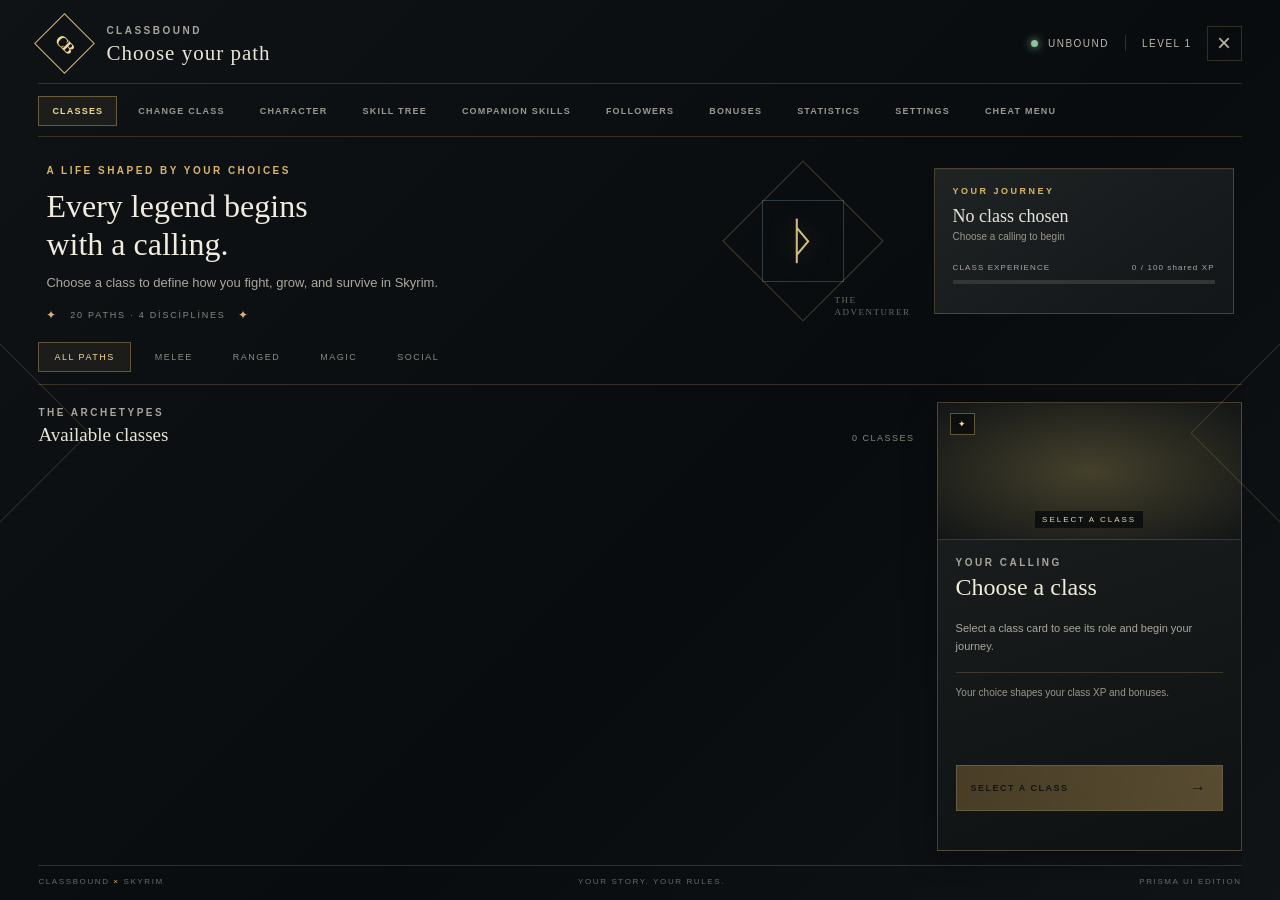
<file: Data/PrismaUI/views/ClassBound/index.html>
<!doctype html>
<html lang="tr">
<head>
  <meta charset="utf-8">
  <meta name="viewport" content="width=device-width, initial-scale=1">
  <title>ClassBound</title>
  <link rel="stylesheet" href="styles.css">
</head>
<body>
  <main class="app-shell">
    <header class="topbar">
      <div class="brand-mark">CB</div>
      <div class="brand-copy"><span class="eyebrow">CLASSBOUND</span><h1>Choose your path</h1></div>
      <div class="top-status"><span class="status-dot"></span><span id="active-label">UNBOUND</span><span class="divider"></span><span id="level-label">LEVEL 1</span></div>
      <button class="icon-button" aria-label="Close" onclick="window.closeClassBound()">×</button>
    </header>

    <nav class="page-nav" id="page-nav" aria-label="ClassBound pages"></nav>

    <div class="page-panel" id="page-codex">

    <section class="hero-row">
      <div class="hero-copy">
        <span class="eyebrow gold">A LIFE SHAPED BY YOUR CHOICES</span>
        <h2 id="hero-title">Every legend begins<br>with a calling.</h2>
        <p id="hero-description">Choose a class to define how you fight, grow, and survive in Skyrim.</p>
        <div class="hero-meta"><span class="rune">✦</span><span>20 paths · 4 disciplines</span><span class="rune">✦</span></div>
      </div>
      <div class="hero-art" aria-hidden="true"><div class="sigil-ring ring-one"></div><div class="sigil-ring ring-two"></div><div class="sigil">ᚦ</div><div class="art-caption">THE<br>ADVENTURER</div></div>
      <aside class="progress-card">
        <div class="card-kicker">YOUR JOURNEY</div>
        <div class="journey-class" id="journey-class">No class chosen</div>
        <div class="journey-sub" id="journey-sub">Choose a calling to begin</div>
        <div class="xp-label"><span>CLASS EXPERIENCE</span><span id="xp-values">0 / 100</span></div>
        <div class="xp-track"><div id="xp-fill"></div></div>
        <div class="journey-footer"><span id="change-cost"></span></div>
      </aside>
    </section>

    <nav class="category-nav" id="category-nav" aria-label="Class categories"></nav>
    <section class="content-grid">
      <div class="class-list-wrap">
        <div class="section-heading"><div><span class="eyebrow">THE ARCHETYPES</span><h3>Available classes</h3></div><span class="class-count" id="class-count">20 CLASSES</span></div>
        <div class="class-grid" id="class-grid"></div>
      </div>
      <aside class="detail-panel" id="detail-panel">
        <div class="detail-art" id="detail-art"><img class="detail-image" id="detail-image" alt="" hidden><div class="detail-sigil" id="detail-sigil">✦</div><span class="detail-tag" id="detail-category">SELECT A CLASS</span></div>
        <div class="detail-body">
          <div class="eyebrow">YOUR CALLING</div>
          <h3 id="detail-name">Choose a class</h3>
          <p id="detail-playstyle" class="playstyle"></p>
          <p id="detail-description" class="detail-description">Select a class card to see its role and begin your journey.</p>
          <div class="detail-rule"></div>
          <div class="selection-note" id="selection-note">Your choice shapes your class XP and bonuses.</div>
          <button class="choose-button" id="choose-button" disabled onclick="window.showConfirmation()"><span id="choose-label">SELECT A CLASS</span><span>→</span></button>
          <div class="trainer-note" id="trainer-note"></div>
        </div>
      </aside>
    </section>
    <footer class="bottom-bar"><span>CLASSBOUND <i>×</i> SKYRIM</span><span>YOUR STORY. YOUR RULES.</span><span>PRISMA UI EDITION</span></footer>
    </div>

    <div class="page-panel" id="page-other" hidden>
      <section class="dynamic-panel">
        <header class="dynamic-heading"><span class="eyebrow gold">CLASSBOUND</span><h2 id="dynamic-title">Character</h2><p id="dynamic-subtitle"></p></header>
        <div id="dynamic-content" class="dynamic-content"></div>
      </section>
      <footer class="bottom-bar"><span>CLASSBOUND <i>×</i> SKYRIM</span><span>YOUR STORY. YOUR RULES.</span><span id="dynamic-footer">PRISMA UI EDITION</span></footer>
    </div>
  </main>
  <div class="modal-backdrop" id="confirm-modal" hidden>
    <section class="confirm-dialog" role="dialog" aria-modal="true" aria-labelledby="confirm-title">
      <span class="eyebrow gold">A CHOICE THAT SHAPES YOUR JOURNEY</span>
      <h2 id="confirm-title">Choose this calling?</h2>
      <p id="confirm-copy"></p>
      <div class="confirm-actions"><button class="cancel-button" onclick="hideConfirmation()">CANCEL</button><button class="confirm-button" onclick="confirmSelection()">CONFIRM</button></div>
    </section>
  </div>
  <audio id="classbound-level-up-audio" src="assets/level-up.mp3" preload="auto"></audio>
  <script src="app.js"></script>
</body>
</html>
</file>
<file: Data/PrismaUI/views/ClassBound/styles.css>
:root{color-scheme:dark;--ink:#e8e4d9;--muted:#9d9a91;--gold:#d8b66a;--gold-bright:#f0d795;--line:rgba(218,184,109,.2);--panel:rgba(16,19,22,.92);--blue:#88a7b9}
*{box-sizing:border-box}
html,body{margin:0;width:100%;height:100%;overflow:hidden;background:transparent;color:var(--ink);font-family:Georgia,'Segoe UI',serif}
body{display:grid;place-items:center;padding:2.2vh 3vw;background:radial-gradient(ellipse at 50% 42%,rgba(23,34,39,.62),rgba(4,7,9,.25) 68%,transparent)}
button{font:inherit;color:inherit}
.app-shell{width:min(1520px,94vw);height:min(940px,92vh);min-height:620px;padding:26px 34px 16px;display:flex;flex-direction:column;background:linear-gradient(135deg,rgba(15,19,22,.97),rgba(9,12,15,.94) 58%,rgba(17,20,23,.96));border:1px solid rgba(224,190,118,.4);box-shadow:0 24px 90px #000b,inset 0 0 0 5px rgba(218,184,109,.035);position:relative;overflow:hidden}
.app-shell:before,.app-shell:after{content:"";position:absolute;width:180px;height:180px;border:1px solid rgba(218,184,109,.18);transform:rotate(45deg);pointer-events:none}
.app-shell:before{left:-130px;top:38%}.app-shell:after{right:-130px;top:38%}
.topbar{display:flex;align-items:center;gap:15px;padding-bottom:17px;border-bottom:1px solid var(--line);z-index:1}
.brand-mark{width:43px;height:43px;border:1px solid var(--gold);display:grid;place-items:center;color:var(--gold-bright);font-weight:700;letter-spacing:-2px;transform:rotate(45deg);margin:0 5px}
.brand-copy{flex:1}.eyebrow,.card-kicker{font:600 10px 'Segoe UI',sans-serif;letter-spacing:2.5px;color:#a9a69d}.brand-copy h1{font:500 21px Georgia,serif;margin:3px 0 0;letter-spacing:1px}.gold{color:var(--gold)}
.top-status{display:flex;align-items:center;gap:10px;color:#bdb9ae;font:10px 'Segoe UI',sans-serif;letter-spacing:1.5px}.status-dot{width:7px;height:7px;border-radius:50%;background:#8dc29b;box-shadow:0 0 9px #8dc29b}.divider{height:16px;border-left:1px solid var(--line);margin:0 6px}
.icon-button{width:35px;height:35px;border:1px solid var(--line);background:transparent;color:#bab5a8;font:24px 'Segoe UI',sans-serif;cursor:pointer}.icon-button:hover{border-color:var(--gold);color:var(--gold-bright)}
.hero-row{display:grid;grid-template-columns:1fr 210px 300px;align-items:center;gap:26px;min-height:205px;padding:19px 8px 16px;position:relative}.hero-copy{z-index:1}.hero-copy h2{font:500 clamp(25px,2.5vw,37px)/1.18 Georgia,serif;margin:10px 0;color:#f1ecdf}.hero-copy p{color:#aaa79e;font:13px 'Segoe UI',sans-serif;margin:0;max-width:440px;line-height:1.6}.hero-meta{display:flex;align-items:center;gap:12px;color:#89877f;font:9px 'Segoe UI',sans-serif;letter-spacing:1.8px;text-transform:uppercase;margin-top:14px}.rune{color:var(--gold);font-size:12px}
.hero-art{height:155px;position:relative;display:grid;place-items:center;opacity:.86}.sigil-ring{position:absolute;border:1px solid rgba(218,184,109,.34);transform:rotate(45deg)}.ring-one{height:114px;width:114px}.ring-two{height:82px;width:82px;border-color:rgba(136,167,185,.35);transform:none}.sigil{font:50px Georgia,serif;color:var(--gold-bright);text-shadow:0 0 28px #d8b66a59}.art-caption{position:absolute;right:-3px;bottom:0;font:9px/1.35 Georgia,serif;letter-spacing:1.5px;color:#77766e}
.progress-card{padding:17px 18px;background:linear-gradient(145deg,rgba(35,39,40,.85),rgba(20,24,26,.8));border:1px solid rgba(218,184,109,.24);box-shadow:inset 0 1px #ffffff0a}.card-kicker{color:var(--gold);font-size:9px}.journey-class{font:500 18px Georgia,serif;margin-top:10px}.journey-sub{font:10px 'Segoe UI',sans-serif;color:#99978e;margin-top:4px;min-height:13px}.xp-label{display:flex;justify-content:space-between;font:8px 'Segoe UI',sans-serif;letter-spacing:1.1px;color:#aaa79e;margin-top:19px}.xp-track{height:4px;background:#343634;margin-top:8px}.xp-track div{height:100%;width:0;background:linear-gradient(90deg,#927644,var(--gold-bright));box-shadow:0 0 10px #d8b66a66;transition:width .4s}.journey-footer{display:flex;justify-content:space-between;color:#9f9d95;font:9px 'Segoe UI',sans-serif;margin-top:12px}.journey-footer b{color:var(--gold-bright)}
.category-nav{display:flex;gap:8px;border-bottom:1px solid var(--line);padding:0 0 12px}.category-tab{border:1px solid transparent;background:transparent;color:#8c8a83;padding:9px 15px;font:9px 'Segoe UI',sans-serif;letter-spacing:1.5px;cursor:pointer}.category-tab:hover{color:#ddd6c6}.category-tab.active{color:var(--gold-bright);border-color:#dab86d5c;background:#dab86d12}
.content-grid{display:grid;grid-template-columns:minmax(0,1fr) 305px;gap:22px;min-height:0;flex:1;padding:17px 0 14px}.class-list-wrap{min-width:0;display:flex;flex-direction:column}.section-heading{display:flex;align-items:end;justify-content:space-between;margin-bottom:13px}.section-heading h3{font:500 19px Georgia,serif;margin:4px 0 0}.class-count{font:9px 'Segoe UI',sans-serif;letter-spacing:1.5px;color:#88867e;padding-bottom:3px}
.class-grid{display:grid;grid-template-columns:repeat(4,minmax(115px,1fr));gap:9px;overflow-y:auto;padding:2px 7px 10px 2px;align-content:start;scrollbar-width:thin;scrollbar-color:#66563a transparent}.class-card{min-height:92px;padding:13px 12px;background:linear-gradient(145deg,#232727c2,#131617cc);border:1px solid #ffffff13;cursor:pointer;text-align:left;position:relative;overflow:hidden;transition:transform .18s,border-color .18s}.class-card:before{content:"";position:absolute;left:0;top:0;bottom:0;width:2px;background:var(--accent,#c49c52);opacity:.6}.class-card:hover{transform:translateY(-2px);border-color:#dab86d80;background:linear-gradient(145deg,#36332acc,#161919db)}.class-card.selected{border-color:var(--gold);box-shadow:inset 0 0 18px #dab86d14}.class-card.current:after{content:"ACTIVE";position:absolute;right:7px;top:7px;color:#9dc4a4;font:7px 'Segoe UI',sans-serif;letter-spacing:1px}.class-icon{font:11px Georgia,serif;color:var(--accent,#d8b66a);letter-spacing:1px}.class-name{font:500 14px Georgia,serif;margin-top:9px;color:#e6e1d4}.class-role{font:9px 'Segoe UI',sans-serif;color:#929087;margin-top:4px;white-space:nowrap;overflow:hidden;text-overflow:ellipsis}
.detail-panel{border:1px solid #dab86d47;background:linear-gradient(160deg,#1d2121f0,#0e1112f5);display:flex;flex-direction:column;min-height:0;box-shadow:0 8px 30px #0006}.detail-art{height:137px;flex:none;display:grid;place-items:center;position:relative;background:radial-gradient(circle at 50% 55%,#ae8b442f,transparent 62%),linear-gradient(135deg,#25292a,#141819);border-bottom:1px solid var(--line)}.detail-art:before,.detail-art:after{content:"";position:absolute;width:90px;height:90px;border:1px solid #dab86d3b;transform:rotate(45deg)}.detail-art:after{width:62px;height:62px;transform:none;border-color:#88a7b940}.detail-sigil{font:34px Georgia,serif;color:var(--gold-bright);text-shadow:0 0 25px #d8b66a66;z-index:1}.detail-tag{position:absolute;bottom:11px;font:8px 'Segoe UI',sans-serif;letter-spacing:2px;color:#b5a984}.detail-body{padding:17px 18px;display:flex;flex-direction:column;min-height:0;flex:1}.detail-body h3{font:500 24px Georgia,serif;margin:6px 0 5px;color:#f2ecdd}.playstyle{margin:0;color:var(--blue);font:10px 'Segoe UI',sans-serif;letter-spacing:.7px;text-transform:uppercase}.detail-description{color:#aaa79e;font:11px/1.65 'Segoe UI',sans-serif;margin:13px 0}.detail-rule{border-top:1px solid var(--line);margin:4px 0 12px}.selection-note{font:10px/1.5 'Segoe UI',sans-serif;color:#9a978e;min-height:45px}.choose-button{display:flex;align-items:center;justify-content:space-between;width:100%;padding:13px 14px;margin-top:auto;background:linear-gradient(100deg,#9c7840,#c3a05c);border:1px solid #e2c783;color:#171512;font:700 9px 'Segoe UI',sans-serif;letter-spacing:1.5px;cursor:pointer;transition:.2s}.choose-button:hover:not(:disabled){filter:brightness(1.13);box-shadow:0 0 20px #d8b66a38}.choose-button:disabled{opacity:.4;cursor:default}.choose-button span:last-child{font-size:16px}.trainer-note{font:9px 'Segoe UI',sans-serif;color:#d0a46e;min-height:14px;margin-top:8px;text-align:center}
.bottom-bar{display:flex;justify-content:space-between;border-top:1px solid var(--line);padding-top:11px;color:#696a64;font:8px 'Segoe UI',sans-serif;letter-spacing:1.6px}.bottom-bar i{font-style:normal;color:var(--gold)}
.modal-backdrop{position:fixed;inset:0;z-index:5;display:grid;place-items:center;background:#020405bd;backdrop-filter:blur(4px)}.modal-backdrop[hidden]{display:none}.confirm-dialog{width:min(470px,90vw);padding:30px;background:linear-gradient(145deg,#222625,#101415);border:1px solid #dab86d80;box-shadow:0 20px 80px #000b}.confirm-dialog h2{font:500 25px Georgia,serif;margin:12px 0}.confirm-dialog p{font:12px/1.7 'Segoe UI',sans-serif;color:#aaa79e}.confirm-actions{display:flex;justify-content:flex-end;gap:10px;margin-top:25px}.confirm-actions button{padding:11px 18px;font:700 9px 'Segoe UI',sans-serif;letter-spacing:1.4px;cursor:pointer}.cancel-button{border:1px solid #ffffff26;background:#ffffff08;color:#c8c3b7}.confirm-button{border:1px solid #e2c783;background:linear-gradient(100deg,#9c7840,#c3a05c);color:#171512}
@media(max-width:1050px){.app-shell{padding:20px 22px 13px}.hero-row{grid-template-columns:1fr 150px 255px;gap:12px}.content-grid{grid-template-columns:minmax(0,1fr) 270px;gap:14px}.class-grid{grid-template-columns:repeat(3,minmax(110px,1fr))}.class-card{min-height:80px}.detail-body{padding:14px}}
@media(max-height:720px){.hero-row{min-height:160px;padding:10px 8px}.hero-art{height:120px}.detail-art{height:105px}.class-card{min-height:73px}.class-grid{gap:7px}.category-tab{padding:7px 12px}}
/* Prisma page navigation and full-screen shell keep the SKSE framework panel covered. */
html,body{background:#080b0d}
body{display:block;padding:0}
.app-shell{width:100vw;height:100vh;min-height:0;max-width:none;padding:20px 3vw 14px;border:0;box-shadow:none}
.page-nav{display:flex;gap:7px;overflow-x:auto;padding:12px 0 10px;border-bottom:1px solid var(--line);flex:none;scrollbar-width:thin}
.page-nav button{white-space:nowrap;border:1px solid transparent;background:transparent;color:#9b988e;padding:9px 13px;font:600 9px 'Segoe UI',sans-serif;letter-spacing:1.2px;cursor:pointer}
.page-nav button:hover{color:#eee7d7;border-color:#dab86d30}
.page-nav button.active{color:var(--gold-bright);background:#dab86d12;border-color:#dab86d66}
.page-panel{min-height:0;flex:1;display:flex;flex-direction:column;overflow:hidden}
.page-panel[hidden]{display:none}
.dynamic-panel{display:flex;flex-direction:column;min-height:0;flex:1;margin:14px 0;padding:24px 28px;background:linear-gradient(145deg,rgba(15,19,22,.98),rgba(9,12,15,.98));border:1px solid rgba(224,190,118,.3);overflow:hidden}
.dynamic-heading{padding-bottom:17px;border-bottom:1px solid var(--line);flex:none}
.dynamic-heading h2{font:500 27px Georgia,serif;margin:6px 0;color:#f1ecdf}
.dynamic-heading p{font:12px 'Segoe UI',sans-serif;color:#aaa79e;margin:0}
.dynamic-content{min-height:0;overflow:auto;padding:18px 6px 24px 0;display:grid;grid-template-columns:repeat(auto-fit,minmax(min(100%,330px),1fr));gap:13px;align-content:start;scrollbar-width:thin;scrollbar-color:#66563a transparent}
.info-card{padding:18px 20px;background:linear-gradient(145deg,#232727c2,#131617e8);border:1px solid #dab86d35;box-shadow:inset 2px 0 #dab86d36}
.info-card h3{font:500 17px Georgia,serif;color:#eadfc9;margin:0 0 9px}
.info-card p,.info-card li{font:12px/1.6 'Segoe UI',sans-serif;color:#aaa79e}
.info-card ul{padding-left:20px;margin:8px 0}
.stat-grid{display:grid;grid-template-columns:repeat(auto-fit,minmax(150px,1fr));gap:10px;width:100%}
.stat-tile{padding:18px;background:#1a1e1f;border:1px solid #ffffff12}.stat-tile strong{display:block;color:var(--gold-bright);font:500 24px Georgia,serif}.stat-tile span{display:block;color:#97948b;font:9px 'Segoe UI',sans-serif;letter-spacing:1px;margin-top:7px;text-transform:uppercase}
.progress-line{height:5px;background:#343634;margin:11px 0}.progress-line span{display:block;height:100%;background:linear-gradient(90deg,#927644,var(--gold-bright))}
.action-button,.select-control,.range-control{border:1px solid #dab86d68;background:#dab86d13;color:#e5d9be;padding:10px 13px;font:600 10px 'Segoe UI',sans-serif;letter-spacing:.6px;cursor:pointer}
.action-button:hover{background:#dab86d2d}.action-button:disabled{opacity:.38;cursor:default}
.select-control{min-width:170px;background:#141819}.setting-row{display:flex;align-items:center;justify-content:space-between;gap:20px;padding:13px 0;border-bottom:1px solid #ffffff12;font:12px 'Segoe UI',sans-serif;color:#d0cbbf}
.setting-row input[type=checkbox]{width:17px;height:17px;accent-color:#d8b66a}.setting-row input[type=range]{width:min(240px,45vw);accent-color:#d8b66a}
@media(max-width:760px){.app-shell{padding:12px 12px 10px}.hero-row{grid-template-columns:1fr 120px;min-height:160px}.progress-card{grid-column:1/-1}.hero-art{height:100px}.content-grid{grid-template-columns:1fr}.detail-panel{display:none}.class-grid{grid-template-columns:repeat(2,minmax(110px,1fr))}.dynamic-panel{padding:16px}.page-nav button{padding:8px 10px}}

.follower-card{position:relative;overflow:hidden}.follower-card:after{content:'';position:absolute;right:-32px;top:-38px;width:112px;height:112px;border:1px solid #dab86d19;transform:rotate(45deg);pointer-events:none}.follower-heading{display:flex;align-items:center;gap:12px;position:relative;z-index:1}.follower-emblem{display:grid;place-items:center;width:42px;height:42px;flex:none;border:1px solid #dab86d70;background:radial-gradient(circle,#dab86d24,#101415);color:var(--gold-bright);font:20px Georgia,serif}.follower-heading>span:nth-child(2){font:500 18px Georgia,serif;color:#eee5d2}.follower-heading small{display:block;margin-top:5px;color:#8f9a8e;font:8px 'Segoe UI',sans-serif;letter-spacing:1.5px}.follower-level{margin-left:auto;padding:6px 8px;border:1px solid #dab86d34;color:#d9bd80;font:9px 'Segoe UI',sans-serif;letter-spacing:1px}.follower-progression{margin:15px 0 4px}.follower-progression .progress-line{margin:0}.follower-progression p,.follower-hint{margin:6px 0 0;font:10px 'Segoe UI',sans-serif;color:#85857e}.follower-card .setting-row{position:relative;z-index:1}.follower-card .select-control{min-width:190px}.follower-assign{width:100%;margin-top:12px}.follower-hint{color:#c9a96b}.action-button:disabled,.select-control:disabled{opacity:.45;cursor:default}

/* Keep selected follower class labels inside their preview box at every card width. */
.follower-role-preview{width:100%;min-width:0;box-sizing:border-box}
.follower-role-preview>img{flex:0 0 39px}
.follower-role-preview>span{display:block;flex:1 1 0;min-width:0;max-width:100%;overflow:hidden}
.follower-role-preview b{max-width:100%;overflow:hidden;text-overflow:ellipsis;white-space:nowrap}
.follower-heading>span:nth-child(2){flex:1 1 auto;min-width:0;overflow:hidden;text-overflow:ellipsis;white-space:nowrap}
.follower-card .setting-row>span{flex:0 0 auto}
.follower-card .select-control{flex:0 1 60%;width:60%;min-width:0;max-width:60%;text-overflow:ellipsis}

.change-current{display:flex;align-items:center;gap:14px;min-width:0}
.change-current img{width:56px;height:72px;flex:none;object-fit:cover;border:1px solid #dab86d70}
.change-current h3{margin:5px 0;color:#eee5d2;font:500 17px Georgia,serif}
.change-current p{margin:0;font:10px 'Segoe UI',sans-serif;color:#9c998f}
.change-choices-card{grid-column:1/-1}
.change-class-grid{display:grid;grid-template-columns:repeat(auto-fill,minmax(min(100%,220px),1fr));gap:9px}
.change-class-choice{display:flex;align-items:center;gap:10px;width:100%;min-width:0;padding:8px;border:1px solid #ffffff18;background:#111516;color:#e6e1d4;text-align:left;cursor:pointer}
.change-class-choice:hover,.change-class-choice.selected{border-color:#dab86d88;background:#dab86d12}
.change-class-choice.current{border-color:#8dc29b55}
.change-class-choice img{width:42px;height:54px;flex:none;object-fit:cover;border:1px solid color-mix(in srgb,var(--accent,#d8b66a) 60%,transparent)}
.change-class-choice>span{display:block;flex:1 1 auto;min-width:0;overflow:hidden}
.change-class-choice b,.change-class-choice small{display:block;overflow:hidden;text-overflow:ellipsis;white-space:nowrap}
.change-class-choice b{font:500 13px Georgia,serif}
.change-class-choice small{margin-top:5px;color:#929087;font:9px 'Segoe UI',sans-serif}
.change-class-choice i{flex:none;color:var(--gold-bright);font:7px 'Segoe UI',sans-serif;letter-spacing:.8px}
.change-class-confirm{margin-top:5px}

.skill-summary{display:grid;grid-template-columns:repeat(3,minmax(80px,1fr)) auto;align-items:center;gap:12px;padding:14px;margin-bottom:18px;border:1px solid #dab86d38;background:linear-gradient(110deg,#dab86d10,#111516)}.skill-summary>div{display:flex;flex-direction:column;gap:5px}.skill-summary small{color:#9c9278;font:8px 'Segoe UI',sans-serif;letter-spacing:1.2px}.skill-summary b{color:#eee5d2;font:22px Georgia,serif}.skill-summary .available b{color:#e4c779}.skill-reset{white-space:nowrap}.skill-category{grid-column:1/-1;margin:20px 0 9px;color:#d8bf88;font:15px Georgia,serif;letter-spacing:.6px}.skill-grid{display:grid;grid-template-columns:repeat(auto-fill,minmax(min(100%,245px),1fr));gap:10px}.skill-card{min-width:0;padding:13px;border:1px solid #ffffff18;background:linear-gradient(145deg,#171b1c,#101314);box-shadow:0 8px 20px #0003}.skill-card-head{display:flex;align-items:center;gap:9px}.skill-glyph{display:grid;place-items:center;width:34px;height:34px;border:1px solid #dab86d55;color:#e2c77e;background:#dab86d0c;font:17px Georgia,serif}.skill-name{flex:1;min-width:0;color:#eee5d2;font:15px Georgia,serif}.skill-rank{color:#e4c779;font:16px Georgia,serif}.skill-rank i{color:#817d72;font:10px 'Segoe UI',sans-serif;font-style:normal}.skill-card p{min-height:30px;margin:11px 0 7px;color:#aaa69a;font:10px/1.5 'Segoe UI',sans-serif}.skill-effect{min-height:28px;color:#d4bd85;font:10px/1.4 'Segoe UI',sans-serif}.rank-track{display:flex;gap:3px;margin:12px 0}.rank-track i{height:4px;flex:1;background:#ffffff14}.rank-track i.filled{background:linear-gradient(90deg,#9c7742,#e6cb83);box-shadow:0 0 6px #dab86d44}.skill-upgrade{width:100%;padding:8px}.skill-upgrade:disabled,.skill-reset:disabled{opacity:.42;cursor:default}.companion-skill-picker{display:grid;grid-template-columns:repeat(auto-fit,minmax(min(100%,420px),1fr));gap:12px}.companion-skill-card{min-width:0;padding:13px;border:1px solid #dab86d2c;background:#101415}.companion-skill-card .skill-summary{grid-template-columns:repeat(3,minmax(55px,1fr));gap:7px;padding:10px}.companion-skill-card .skill-summary .skill-reset{grid-column:1/-1}.companion-skill-card .skill-summary b{font-size:18px}.companion-skill-card .skill-grid{grid-template-columns:1fr}.companion-skill-card .skill-card p{min-height:auto}

/* Cropped class portraits from the supplied 5x4 poster */
.class-card{display:grid;grid-template-columns:62px minmax(0,1fr);align-items:center;gap:10px;min-height:98px;padding:7px 10px}.class-thumb{width:62px;height:82px;object-fit:cover;object-position:center;border:1px solid color-mix(in srgb,var(--accent,#d8b66a) 65%,transparent);box-shadow:0 4px 14px #0008}.class-card-copy{display:flex;min-width:0;flex-direction:column;align-items:flex-start}.class-card-copy .class-icon{font:8px 'Segoe UI',sans-serif;letter-spacing:1.2px;color:var(--accent,#d8b66a)}.class-card-copy .class-name{font:500 14px Georgia,serif;margin-top:5px;color:#e6e1d4}.class-card-copy .class-role{font:9px/1.3 'Segoe UI',sans-serif;color:#929087;margin-top:4px;white-space:normal;overflow:hidden;display:-webkit-box;-webkit-line-clamp:2;-webkit-box-orient:vertical}.detail-art{overflow:hidden;background:radial-gradient(ellipse at center,#44402b,#121516)}.detail-art:before,.detail-art:after{display:none}.detail-image{position:absolute;inset:0;width:100%;height:100%;object-fit:contain;object-position:center;opacity:.94}.detail-image[hidden]{display:none}.detail-art.has-art{background:linear-gradient(0deg,#080b0de8,transparent 55%),#111516}.detail-sigil{position:absolute;left:12px;top:10px;z-index:1;padding:5px 7px;border:1px solid #dab86d6b;background:#090b0dc9;color:var(--gold-bright);font:9px 'Segoe UI',sans-serif;letter-spacing:1px;text-shadow:0 1px 5px #000}.detail-tag{z-index:1;padding:4px 7px;background:#080b0dcc;color:#e2d4b3}.follower-role-preview{display:flex;align-items:center;gap:11px;min-height:60px;margin:12px 0;padding:7px;border:1px solid #dab86d2a;background:linear-gradient(110deg,#dab86d0b,#111516b8)}.follower-role-preview img{width:39px;height:49px;object-fit:cover;border:1px solid #dab86d70}.follower-role-preview small,.follower-role-preview b{display:block}.follower-role-preview small{margin-bottom:5px;color:#9c9278;font:8px 'Segoe UI',sans-serif;letter-spacing:1.3px}.follower-role-preview b{color:#e6d9bd;font:14px Georgia,serif}.role-unassigned{color:#929087;font:10px 'Segoe UI',sans-serif}@media(max-width:1050px){.class-card{grid-template-columns:52px minmax(0,1fr);gap:8px;padding:6px}.class-thumb{width:52px;height:72px}.class-card-copy .class-name{font-size:12px}}@media(max-width:760px){.class-card{min-height:88px;grid-template-columns:48px minmax(0,1fr)}.class-thumb{width:48px;height:68px}}

/* Compact skill atlas: all player attributes fit in a few rows. */
.skill-tree,.companion-skill-layout,.follower-roster{grid-column:1/-1;min-width:0;width:100%}
.skill-summary{grid-template-columns:repeat(3,minmax(0,1fr));gap:9px 16px;margin:0 0 13px;padding:10px 14px}
.skill-summary>div{align-items:center;gap:2px}.skill-summary b{font-size:18px}.skill-reset{grid-column:1/-1;justify-self:end;min-width:150px;padding:7px 12px}
.skill-grid{grid-template-columns:repeat(5,minmax(0,1fr));gap:8px}
.skill-card{padding:9px;display:flex;flex-direction:column;min-height:0}
.skill-card-head{gap:6px}.skill-glyph{width:27px;height:27px;font-size:14px}.skill-name{font-size:12px}.skill-rank{font-size:14px}
.skill-card p{min-height:30px;margin:7px 0 4px;font-size:9px;line-height:1.35}
.skill-effect{min-height:25px;font-size:9px;line-height:1.35}
.rank-track{gap:2px;margin:7px 0}.rank-track i{height:3px}.skill-upgrade{margin-top:auto;padding:6px 7px;font-size:9px}
.companion-skill-layout{display:grid;grid-template-columns:220px minmax(0,1fr);gap:15px;align-items:start}
.skill-follower-list{display:grid;gap:6px;max-height:calc(100vh - 250px);overflow:auto;padding-right:4px;scrollbar-width:thin;scrollbar-color:#66563a transparent}
.skill-follower-choice{display:flex;align-items:center;gap:9px;width:100%;min-width:0;padding:8px;border:1px solid #ffffff18;background:#15191a;text-align:left;cursor:pointer}
.skill-follower-choice:hover,.skill-follower-choice.selected{border-color:#dab86d8a;background:#dab86d12}
.skill-follower-choice .follower-emblem{width:34px;height:34px;font-size:16px}
.skill-follower-choice>span:last-child{min-width:0;overflow:hidden}.skill-follower-choice b,.skill-follower-choice small{display:block;overflow:hidden;text-overflow:ellipsis;white-space:nowrap}.skill-follower-choice b{font:12px Georgia,serif;color:#eee5d2}.skill-follower-choice small{margin-top:4px;color:#99958a;font:8px 'Segoe UI',sans-serif;letter-spacing:.5px}
.companion-skill-detail{min-width:0}.companion-skill-detail>header{display:flex;align-items:baseline;gap:12px;margin-bottom:10px}.companion-skill-detail>header h3{margin:0;color:#eee5d2;font:18px Georgia,serif}.companion-skill-detail>header p{margin:0;color:#99958a;font:9px 'Segoe UI',sans-serif}
.follower-roster{display:grid;grid-template-columns:repeat(2,minmax(0,1fr));gap:14px}
.follower-card{min-width:0;padding:16px 18px;background:linear-gradient(145deg,#1b2022,#101314);border:1px solid #dab86d42;box-shadow:inset 3px 0 #dab86d44, 0 6px 20px #0007;position:relative}
.follower-card-head{display:flex;align-items:center;gap:14px;min-width:0}
.follower-identity{display:flex;flex:1;flex-direction:column;min-width:0;gap:4px}
.follower-identity b{overflow:hidden;text-overflow:ellipsis;white-space:nowrap;color:#f3ecde;font:500 18px Georgia,serif;letter-spacing:.3px}
.follower-identity small{color:#a9a598;font:600 10px 'Segoe UI',sans-serif;letter-spacing:1px}
.follower-portrait{flex:0 0 68px;width:68px;height:88px;object-fit:cover;object-position:center 22%;border:1px solid #dab86d99;box-shadow:0 4px 14px #000b}
.skill-follower-portrait{flex:0 0 46px;width:46px;height:58px;object-fit:cover;object-position:center 22%;border:1px solid #dab86d80}
.follower-class-badge{max-width:130px;overflow:hidden;text-overflow:ellipsis;white-space:nowrap;padding:6px 12px;border:1px solid #dab86d55;background:#dab86d14;color:#e8cf90;font:600 10px 'Segoe UI',sans-serif;letter-spacing:1px;text-transform:uppercase}
.follower-card .follower-role-preview{margin:12px 0 10px;min-height:58px;padding:9px 12px;background:linear-gradient(110deg,#dab86d12,#131819);border:1px solid #dab86d38}
.follower-role-preview img{width:46px;height:58px;object-fit:cover;border:1px solid #dab86d88}
.follower-role-preview small{margin-bottom:4px;color:#a89b7e;font:600 9px 'Segoe UI',sans-serif;letter-spacing:1.4px}
.follower-role-preview b{color:#f5eedf;font:16px Georgia,serif}
.follower-role-preview em{display:block;margin-top:2px;color:#d8b66a;font:11px/1.3 'Segoe UI',sans-serif;font-style:normal}
.follower-progression{margin:10px 0 6px}
.progress-caption{display:flex;justify-content:space-between;gap:8px;color:#a8a395;font:600 9px 'Segoe UI',sans-serif;letter-spacing:.8px}
.progress-caption b{color:#ded2af;font-weight:600}
.follower-progression .progress-line{margin:6px 0;height:4px}

/* Tactical Directives panel & custom select styling matching ClassBound / Skyrim UI */
.follower-tactics-box{margin-top:12px;padding:12px 14px;background:linear-gradient(145deg,rgba(18,22,24,0.92),rgba(12,15,16,0.95));border:1px solid rgba(218,184,109,0.32);box-shadow:inset 0 0 16px rgba(0,0,0,0.4)}
.tactics-box-header{display:flex;align-items:center;gap:8px;margin-bottom:10px;padding-bottom:6px;border-bottom:1px solid rgba(218,184,109,0.18)}
.tactics-box-icon{color:#e2c77e;font-size:13px}
.tactics-box-title{font:600 10px 'Segoe UI',sans-serif;color:#e8cf90;letter-spacing:1.4px}
.tactics-controls-grid{display:grid;grid-template-columns:minmax(0,1fr);gap:12px}
.tactics-field{display:flex;flex-direction:column;gap:5px;min-width:0;width:100%}
.tactics-field-label{font:600 9px 'Segoe UI',sans-serif;color:#aba696;letter-spacing:1px}
.tactics-select-wrap{display:block;width:100%;min-width:0}
.tactics-select{display:block;width:100%;box-sizing:border-box;min-width:0;padding:8px 28px 8px 10px;font:500 11px Georgia,'Segoe UI',serif;color:#f3ecde;background-color:#141819;background-image:url("data:image/svg+xml,%3Csvg xmlns='http://www.w3.org/2000/svg' width='10' height='6' viewBox='0 0 10 6'%3E%3Cpath fill='%23d8b66a' d='M0 0l5 6 5-6z'/%3E%3C/svg%3E");background-repeat:no-repeat;background-position:calc(100% - 10px) center;border:1px solid rgba(218,184,109,0.38);appearance:none;-webkit-appearance:none;-moz-appearance:none;cursor:pointer;outline:none;border-radius:2px}
.tactics-select:hover{border-color:#d8b66a;background-color:#1c2123}
.tactics-select:focus{border-color:#f0d795;box-shadow:0 0 8px rgba(218,184,109,0.3)}
.tactics-select option{background:#141819;color:#e8e4d9;padding:6px 10px}

/* Collapsible Custom Dropdowns for Tactics */
.tactics-dropdown{position:relative;width:100%}
.tactics-dropdown-trigger{display:flex;align-items:center;justify-content:space-between;width:100%;box-sizing:border-box;min-width:0;padding:8px 12px;font:500 11px Georgia,'Segoe UI',serif;color:#f3ecde;background-color:#141819;border:1px solid rgba(218,184,109,0.38);border-radius:2px;cursor:pointer;outline:none;transition:border-color .15s}
.tactics-dropdown-trigger:hover{border-color:#d8b66a;background-color:#1c2123}
.tactics-dropdown.open .tactics-dropdown-trigger{border-color:#f0d795;box-shadow:0 0 8px rgba(218,184,109,0.3)}
.tactics-selected-value{overflow:hidden;text-overflow:ellipsis;white-space:nowrap;text-align:left}
.tactics-dropdown-arrow{font-size:11px;color:#d8b66a;transition:transform .2s ease;margin-left:6px;flex:none}
.tactics-dropdown.open .tactics-dropdown-arrow{transform:rotate(180deg)}
.tactics-dropdown-menu{display:flex;flex-direction:column;gap:5px;width:100%;margin-top:6px;padding:6px;background:linear-gradient(145deg,rgba(16,20,22,0.98),rgba(10,13,14,0.98));border:1px solid rgba(218,184,109,0.3);box-shadow:0 6px 16px rgba(0,0,0,0.6);border-radius:2px}
.tactics-dropdown-menu[hidden]{display:none}

.formation-btn{display:flex;align-items:center;gap:9px;width:100%;box-sizing:border-box;padding:6px 10px;background:#141819;border:1px solid rgba(218,184,109,0.22);color:#d0cbbf;cursor:pointer;border-radius:2px;text-align:left;transition:all .15s ease}
.formation-btn:hover{background:#1e2426;border-color:#d8b66a;color:#f3ecde}
.formation-btn.active{background:linear-gradient(90deg,rgba(218,184,109,0.22),rgba(20,24,25,0.9));border-color:#d8b66a;box-shadow:inset 2px 0 0 #d8b66a, 0 0 10px rgba(218,184,109,0.25)}
.formation-btn .formation-icon{font-size:12px;color:#d8b66a;flex:none}
.formation-btn .formation-text{display:flex;flex-direction:column;min-width:0;line-height:1.2}
.formation-btn .formation-text b{font:500 11px Georgia,'Segoe UI',serif;color:#f3ecde}
.formation-btn.active .formation-text b{color:#f5eedf}
.formation-btn .formation-text small{font:9px 'Segoe UI',sans-serif;color:#8e8b80;letter-spacing:.3px}
.formation-btn.active .formation-text small{color:#d8b66a}

.follower-assign-row{display:grid;grid-template-columns:minmax(0,1fr) auto;align-items:end;gap:10px;margin-top:12px}
.follower-assign-row label{display:flex;flex-direction:column;gap:5px;min-width:0}
.follower-assign-row label small{color:#aba696;font:600 9px 'Segoe UI',sans-serif;letter-spacing:1px}
.follower-assign-row .select-control{display:block;width:100%;box-sizing:border-box;min-width:0;padding:8px 28px 8px 10px;font:500 11px Georgia,'Segoe UI',serif;color:#f3ecde;background-color:#141819;background-image:url("data:image/svg+xml,%3Csvg xmlns='http://www.w3.org/2000/svg' width='10' height='6' viewBox='0 0 10 6'%3E%3Cpath fill='%23d8b66a' d='M0 0l5 6 5-6z'/%3E%3C/svg%3E");background-repeat:no-repeat;background-position:calc(100% - 10px) center;border:1px solid rgba(218,184,109,0.38);appearance:none;-webkit-appearance:none;-moz-appearance:none;cursor:pointer;border-radius:2px}
.follower-assign-row .select-control:hover{border-color:#d8b66a;background-color:#1c2123}
.follower-assign{margin:0;padding:9px 14px;font:600 10px 'Segoe UI',sans-serif;letter-spacing:.8px;white-space:nowrap}
.follower-assign span{margin-left:7px;color:#d9bd80}
.follower-card .follower-hint{margin:8px 0 0;font-size:10px;color:#d8b66a}
@media(max-width:1250px){.skill-grid{grid-template-columns:repeat(4,minmax(0,1fr))}}
@media(max-width:950px){.skill-grid{grid-template-columns:repeat(3,minmax(0,1fr))}.companion-skill-layout{grid-template-columns:175px minmax(0,1fr)}.follower-roster{grid-template-columns:1fr}}
@media(max-width:680px){.skill-grid{grid-template-columns:repeat(2,minmax(0,1fr))}.companion-skill-layout{grid-template-columns:1fr}.skill-follower-list{grid-template-columns:repeat(2,minmax(0,1fr));max-height:150px}.companion-skill-detail>header{display:block}.follower-assign-row{grid-template-columns:1fr}.follower-assign{width:100%}}
@media(max-width:1050px){.skill-grid{grid-template-columns:repeat(4,minmax(0,1fr))}}
@media(max-width:760px){.skill-grid{grid-template-columns:repeat(3,minmax(0,1fr))}}
@media(max-width:560px){.skill-grid{grid-template-columns:repeat(2,minmax(0,1fr))}}
@media(min-width:1051px){.skill-card{padding:8px}.skill-card p{min-height:24px;margin:6px 0 3px;line-height:1.25}.skill-effect{min-height:21px;line-height:1.25}.rank-track{margin:5px 0}.skill-grid{gap:7px}}


/* Prevent companion names and page copy from escaping narrow PrismaUI columns. */
.follower-emblem.class-abbreviation{display:grid;place-items:center;box-sizing:border-box;flex:0 0 38px;width:38px;min-width:38px;max-width:38px;height:38px;padding:0 2px;overflow:hidden;font:18px/1 Georgia,serif;letter-spacing:0}
.skill-follower-choice .follower-emblem.class-abbreviation{flex-basis:34px;width:34px;min-width:34px;max-width:34px;height:34px;font-size:16px}
.dynamic-heading{min-width:0}.dynamic-heading p{max-width:100%;min-width:0;white-space:normal;overflow-wrap:anywhere;line-height:1.45}
.skill-follower-choice{overflow:hidden}.skill-follower-choice .follower-emblem{width:34px;min-width:34px;max-width:34px;height:34px;overflow:hidden;padding:0 2px;white-space:nowrap;text-overflow:clip;font:600 9px/1 'Segoe UI',sans-serif;letter-spacing:0}
.skill-follower-choice>span:last-child{flex:1 1 0;min-width:0;max-width:100%;overflow:hidden}
.skill-follower-choice b,.skill-follower-choice small{max-width:100%;overflow:hidden;text-overflow:ellipsis;white-space:nowrap}
.companion-skill-layout{min-width:0;max-width:100%}.companion-skill-detail{min-width:0;max-width:100%;overflow:hidden}.companion-skill-detail>header{flex-wrap:wrap;min-width:0}.companion-skill-detail>header .eyebrow{flex:0 0 100%}.companion-skill-detail>header h3,.companion-skill-detail>header p{min-width:0;max-width:100%;overflow-wrap:anywhere;white-space:normal}.companion-skill-detail .skill-tree{min-width:0;max-width:100%}
@media(max-width:1100px){.companion-skill-layout{grid-template-columns:minmax(0,1fr)}.skill-follower-list{grid-auto-flow:column;grid-auto-columns:minmax(135px,1fr);grid-template-columns:none;grid-template-rows:1fr;max-height:none;overflow-x:auto;overflow-y:hidden;padding:0 0 5px}.skill-follower-choice{min-width:0}.companion-skill-detail>header{display:grid;grid-template-columns:minmax(0,1fr);gap:5px}.companion-skill-detail>header .eyebrow{grid-column:1}.companion-skill-detail>header p{line-height:1.4}}

/* Character page: dramatic class portrait and readable progression dashboard. */
.character-overview{grid-column:1/-1;display:grid;grid-template-columns:minmax(0,1fr);gap:12px;width:100%;min-width:0}
.character-banner{height:165px;position:relative;display:flex;align-items:end;overflow:hidden;padding:20px 24px;border:1px solid color-mix(in srgb,var(--character-accent,#d8b66a) 60%,transparent);background:#111516}
.character-banner>img{position:absolute;inset:0;width:100%;height:100%;object-fit:cover;object-position:center 34%;opacity:.62}
.character-banner-shade{position:absolute;inset:0;background:linear-gradient(90deg,#090c0de8 0%,#090c0d9c 44%,#090c0d14 100%),linear-gradient(0deg,#090c0da6,transparent 62%)}
.character-banner-copy{position:relative;z-index:1;min-width:0;max-width:75%}.character-banner-copy .eyebrow{color:var(--character-accent,#d8b66a);font-size:8px;letter-spacing:2px}.character-banner-copy h3{margin:7px 0 3px;color:#f3eddf;font:500 clamp(23px,2.5vw,34px) Georgia,serif;text-shadow:0 2px 12px #000}.character-banner-copy p{margin:0;color:#bbb7aa;font:10px 'Segoe UI',sans-serif;letter-spacing:1.1px;text-transform:uppercase}
.character-banner-sigil{position:absolute;right:30px;top:50%;transform:translateY(-50%);display:grid;place-items:center;width:84px;height:84px;border:1px solid color-mix(in srgb,var(--character-accent,#d8b66a) 70%,transparent);background:#080b0d88;color:var(--character-accent,#d8b66a);font:39px Georgia,serif;box-shadow:0 0 35px #0009,inset 0 0 20px #0008}
.character-level-card{display:grid;grid-template-columns:104px minmax(0,1fr);align-items:center;gap:17px;padding:14px 18px;border:1px solid #dab86d48;background:linear-gradient(105deg,#29251c,#191c1c 48%,#111516);box-shadow:inset 0 1px #ffffff0a}
.character-level-seal{width:86px;height:86px;display:flex;flex-direction:column;align-items:center;justify-content:center;position:relative;border:1px solid #dab86d8a;background:radial-gradient(circle,#dab86d23,#101415 68%);box-shadow:0 0 22px #dab86d15,inset 0 0 0 4px #dab86d0a}
.character-level-seal:before{content:'';position:absolute;inset:5px;border:1px solid #dab86d35;transform:rotate(45deg)}.character-level-seal span,.character-level-seal b,.character-level-seal i{position:relative}.character-level-seal span{color:#b7a57c;font:7px 'Segoe UI',sans-serif;letter-spacing:1.6px}.character-level-seal b{margin-top:1px;color:#f2d891;font:34px Georgia,serif;line-height:1}.character-level-seal i{margin-top:2px;color:#c8a75e;font:8px Georgia,serif;font-style:normal}
.character-level-info{min-width:0}.character-level-heading{display:flex;align-items:center;justify-content:space-between;gap:10px}.character-level-heading h4{margin:4px 0 0;color:#eee5d2;font:16px Georgia,serif}.character-level-heading>strong{color:#f0d795;font:20px Georgia,serif}.character-xp-caption{display:flex;justify-content:space-between;gap:8px;margin-top:14px;color:#99968c;font:8px 'Segoe UI',sans-serif;letter-spacing:.5px}.character-xp-caption b{color:#d7c79f;font-weight:500}.character-xp-track{height:7px;overflow:hidden;margin:7px 0;background:#080a0b;border:1px solid #ffffff12}.character-xp-track i{display:block;height:100%;background:linear-gradient(90deg,#80633a,#d8b66a,#f0d795);box-shadow:0 0 12px #e1bf6c77;transition:width .5s}.character-level-foot{display:flex;justify-content:space-between;gap:10px;color:#85837b;font:7px 'Segoe UI',sans-serif;letter-spacing:1px}.character-level-foot b{margin-left:4px;color:#cfc7b5;font-weight:500}
.character-detail-grid{display:grid;grid-template-columns:1fr 1fr;gap:12px;min-width:0}.character-profile-panel,.character-growth-panel{min-width:0;padding:14px 16px;border:1px solid #ffffff18;background:linear-gradient(145deg,#1c2121,#111415)}.character-panel-heading{display:flex;align-items:center;gap:10px;margin-bottom:12px}.character-panel-icon{display:grid;place-items:center;width:34px;height:34px;border:1px solid #dab86d55;background:#dab86d0d;color:#e3c77e;font:17px Georgia,serif}.character-panel-heading .eyebrow{font-size:7px;letter-spacing:1.5px}.character-panel-heading h4{margin:3px 0 0;color:#eee5d2;font:14px Georgia,serif}.character-stat-list{display:grid;gap:8px}.character-stat{display:grid;grid-template-columns:70px minmax(0,1fr) 32px;align-items:center;gap:9px;color:#aaa69a;font:9px 'Segoe UI',sans-serif}.character-stat>div{height:4px;background:#080a0b}.character-stat>div i{display:block;height:100%;background:linear-gradient(90deg,#80633a,#e4c77f);box-shadow:0 0 7px #dab86d40}.character-stat>b{text-align:right;color:#dbc58d;font:11px Georgia,serif}.character-stat>b small{color:#79776e;font:8px 'Segoe UI',sans-serif}.character-description{margin:12px 0 0;padding-top:9px;border-top:1px solid #ffffff12;color:#96938a;font:9px/1.5 'Segoe UI',sans-serif}.character-point-pair{display:grid;grid-template-columns:repeat(3,1fr);gap:7px}.character-point-pair>div{display:grid;gap:6px;padding:10px 7px;border:1px solid #dab86d24;background:#dab86d08;text-align:center}.character-point-pair small{color:#99927e;font:7px 'Segoe UI',sans-serif;letter-spacing:1px}.character-point-pair b{color:#f0d795;font:22px Georgia,serif}.character-status-line{display:flex;align-items:center;gap:7px;margin-top:11px;color:#a6a397;font:9px 'Segoe UI',sans-serif}.character-status-line .status-dot{width:6px;height:6px}
@media(max-width:850px){.character-banner{height:135px;padding:15px}.character-banner-sigil{right:16px;width:62px;height:62px;font-size:29px}.character-level-card{grid-template-columns:75px minmax(0,1fr);gap:11px;padding:11px}.character-level-seal{width:70px;height:70px}.character-level-seal b{font-size:28px}.character-detail-grid{grid-template-columns:1fr}.character-level-foot{font-size:6px}}
@media(max-width:520px){.character-xp-caption{flex-wrap:wrap}.character-xp-caption b{order:3;flex-basis:100%}.character-stat{grid-template-columns:58px minmax(0,1fr) 28px}.character-banner-sigil{width:48px;height:48px;font-size:23px}.character-banner-copy{max-width:82%}}

.test-tools-card{grid-column:1/-1;min-width:0}.test-warning{margin:0 0 16px;padding:10px 12px;border-left:2px solid #d6ad5c;background:#d6ad5c0d;color:#c8bea5;font:10px/1.5 'Segoe UI',sans-serif}.test-subject-label{display:flex;align-items:center;gap:14px;max-width:430px;margin-bottom:18px}.test-subject-label>span{flex:none;color:#a89b7c;font:8px 'Segoe UI',sans-serif;letter-spacing:1.4px}.test-subject-label select{flex:1;min-width:0}.test-action-grid{display:grid;grid-template-columns:repeat(3,minmax(0,1fr));gap:12px}.test-action-group{min-width:0;padding:14px;border:1px solid #dab86d30;background:linear-gradient(145deg,#171c1c,#101415)}.test-action-group p{min-height:28px;margin:7px 0 12px;color:#9b988e;font:9px/1.45 'Segoe UI',sans-serif}.test-action-group>div{display:flex;flex-wrap:wrap;gap:7px}.test-action{padding:8px 10px;font-size:9px}.test-cap-note{display:block;margin-top:14px;color:#77766f;font:8px 'Segoe UI',sans-serif;letter-spacing:.3px}@media(max-width:850px){.test-action-grid{grid-template-columns:1fr}.test-action-group p{min-height:0}}
.follower-level-test{display:grid;grid-template-columns:minmax(0,1fr) minmax(220px,360px) auto;align-items:center;gap:14px;margin-top:14px;padding:14px;border:1px solid #dab86d60;background:linear-gradient(110deg,#dab86d12,#101415)}.follower-level-test p{margin:6px 0 0;color:#a7a092;font:9px/1.5 'Segoe UI',sans-serif}.follower-level-test .test-subject-label{margin:0;max-width:none}.follower-level-buttons{display:flex;gap:7px}.follower-level-test .test-action{white-space:nowrap}.follower-level-test button:disabled,.follower-level-test select:disabled{opacity:.4;cursor:default}@media(max-width:850px){.follower-level-test{grid-template-columns:1fr}.follower-level-buttons{flex-wrap:wrap}}

/* Character banner: use a clear side portrait instead of a zoomed, blurry full-bleed card. */
.character-banner{height:190px;background:linear-gradient(110deg,#101516,#171d20)}
.character-banner>img{inset:0 0 0 auto;width:260px;height:100%;object-fit:cover;object-position:center;opacity:1}
.character-banner-shade{background:linear-gradient(90deg,#090c0df2 0%,#090c0de8 68%,#090c0d88 84%,transparent 100%),linear-gradient(0deg,#090c0d55,transparent 60%)}
.character-banner-sigil{right:18px;width:52px;height:52px;background:#080b0dd9;font-size:27px;box-shadow:0 3px 12px #0009}
@media(max-width:850px){.character-banner{height:165px}.character-banner>img{width:220px}.character-banner-sigil{right:14px;width:46px;height:46px;font-size:24px}}
@media(max-width:520px){.character-banner{height:145px}.character-banner>img{width:180px}.character-banner-sigil{right:10px;width:38px;height:38px;font-size:20px}.character-banner-copy{max-width:78%}}
/* Larger companion picker cards for easier browsing and selection. */
.companion-skill-layout{grid-template-columns:270px minmax(0,1fr);gap:18px}
.skill-follower-list{gap:9px}
.skill-follower-choice{min-height:84px;padding:10px 11px;gap:12px;border-radius:2px}
.skill-follower-portrait{flex-basis:52px;width:52px;height:66px}
.skill-follower-choice b{font-size:14px}
.skill-follower-choice small{font-size:9px;letter-spacing:.6px}
@media(max-width:950px){.companion-skill-layout{grid-template-columns:220px minmax(0,1fr)}}
@media(max-width:680px){.companion-skill-layout{grid-template-columns:1fr}.skill-follower-list{grid-template-columns:repeat(2,minmax(0,1fr));max-height:220px}.skill-follower-choice{min-height:76px;padding:8px;gap:8px}.skill-follower-portrait{flex-basis:42px;width:42px;height:56px}.skill-follower-choice b{font-size:12px}}
</file>
